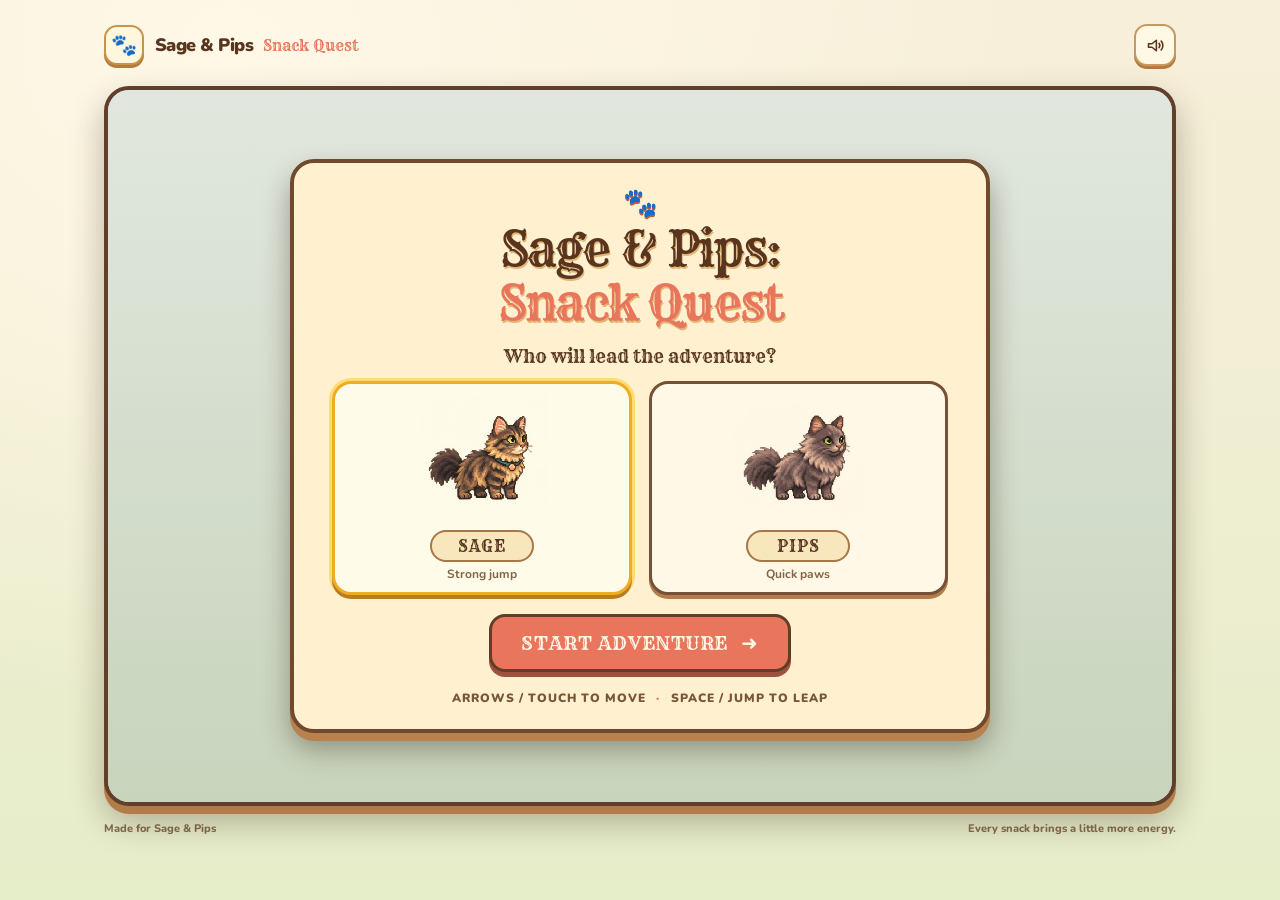
<file: game/index.html>
<!doctype html>
<html lang="en">
<head>
  <meta charset="utf-8">
  <meta name="viewport" content="width=device-width, initial-scale=1, viewport-fit=cover">
  <meta name="theme-color" content="#fff0cf">
  <meta name="description" content="Join Sage and Pips on a pixel-art forest adventure.">
  <link rel="icon" type="image/png" href="../iphone/icon-192.png">
  <link rel="stylesheet" href="./style.css?v=20261103-calm3">
  <title>Sage &amp; Pips: Snack Quest</title>
</head>
<body>
  <div class="game-shell">
    <header class="topbar">
      <a class="brand" href="./" aria-label="Sage and Pips Snack Quest home">
        <span class="brand-mark" aria-hidden="true">🐾</span>
        <span>Sage &amp; Pips <em>Snack Quest</em></span>
      </a>
      <div class="header-actions">
        <button id="sound-button" class="icon-button" type="button" aria-label="Mute sound" aria-pressed="false">
          <svg viewBox="0 0 24 24" aria-hidden="true"><path d="M4 10v4h4l5 4V6l-5 4H4Z"/><path d="M16 9.5a4 4 0 0 1 0 5M18.5 7a7.5 7.5 0 0 1 0 10"/></svg>
        </button>
      </div>
    </header>

    <main>
      <section id="select-screen" class="select-screen">
        <div class="select-backdrop" aria-hidden="true"></div>
        <div class="select-panel">
          <div class="panel-paw" aria-hidden="true">🐾</div>
          <h1>Sage &amp; Pips:<br><span>Snack Quest</span></h1>
          <p class="prompt">Who will lead the adventure?</p>
          <div class="character-picker" role="group" aria-label="Choose your cat">
            <button class="character-card is-selected" data-cat="sage" type="button" aria-pressed="true">
              <canvas class="portrait" width="180" height="140" aria-hidden="true"></canvas>
              <span class="character-name">SAGE</span>
              <small>Strong jump</small>
            </button>
            <button class="character-card" data-cat="pips" type="button" aria-pressed="false">
              <canvas class="portrait" width="180" height="140" aria-hidden="true"></canvas>
              <span class="character-name">PIPS</span>
              <small>Quick paws</small>
            </button>
          </div>
          <button id="start-button" class="start-button" type="button">Start adventure <span aria-hidden="true">➜</span></button>
          <p class="select-help">ARROWS / TOUCH TO MOVE <span>·</span> SPACE / JUMP TO LEAP</p>
        </div>
      </section>

      <section id="play-screen" class="play-screen" hidden>
        <div class="play-heading">
          <div>
            <h1>Blue Blanket Meadow</h1>
            <p id="status-copy">Collect treats and reach the paw gate.</p>
          </div>
          <button id="restart-button" class="restart-button" type="button" aria-label="Restart level">↻ <span>Restart</span></button>
        </div>
        <div class="play-stage">
        <div class="game-frame">
          <canvas id="game-canvas" width="960" height="540" aria-label="Sage and Pips platform game"></canvas>
          <div class="hud">
            <div class="energy-readout"><span class="hud-label">ENERGY</span><div id="energy-hearts" class="hearts" aria-label="Five energy points"></div></div>
            <div class="treat-readout"><span aria-hidden="true">🐟</span><span id="treat-count">TREATS 00</span></div>
          </div>
          <div id="game-overlay" class="game-overlay" hidden>
            <div class="overlay-panel">
              <div id="overlay-icon" class="overlay-icon" aria-hidden="true">🐾</div>
              <h2 id="overlay-title">Ready?</h2>
              <p id="overlay-copy">Sage and Pips need your help!</p>
              <button id="overlay-button" class="start-button" type="button">Continue</button>
            </div>
          </div>
        </div>
          <div class="game-controls" role="group" aria-label="Game controls">
            <div class="move-controls">
              <button class="touch-control" data-control="left" type="button" aria-label="Move left">←</button>
              <button class="touch-control" data-control="right" type="button" aria-label="Move right">→</button>
            </div>
            <button class="touch-control jump-control" data-control="jump" type="button" aria-label="Jump">JUMP <span aria-hidden="true">↑</span></button>
          </div>
        </div>
        <p class="control-hint"><kbd>←</kbd> <kbd>→</kbd> or <kbd>A</kbd> <kbd>D</kbd> to move <span>·</span> <kbd>SPACE</kbd> or <kbd>↑</kbd> to jump <span>·</span> Jump on a monster to bounce it away!</p>
      </section>
      <noscript>This little adventure needs JavaScript turned on to play.</noscript>
    </main>
    <footer><span>Made for Sage &amp; Pips</span><span>Every snack brings a little more energy.</span></footer>
  </div>
  <script src="./music.js?v=20261103-calm3" defer></script>
  <script src="./game.js?v=20261103-calm3" defer></script>
</body>
</html>
</file>
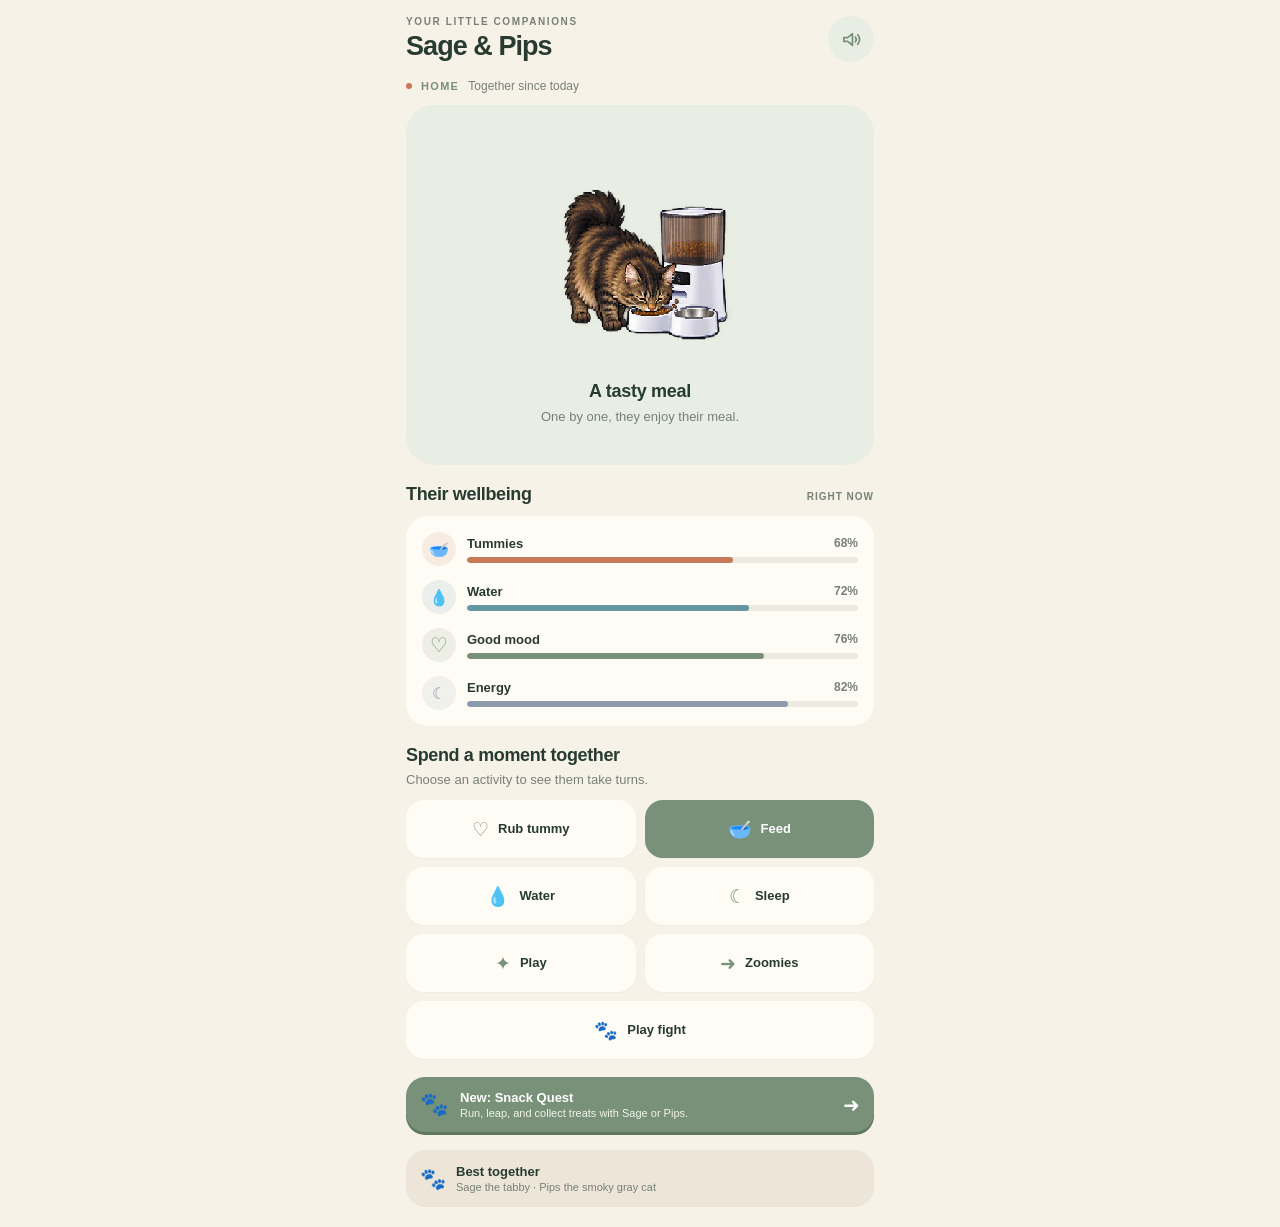
<file: iphone/index.html>
<!doctype html>
<html lang="en">
<head>
  <meta charset="utf-8">
  <meta name="viewport" content="width=device-width, initial-scale=1, viewport-fit=cover">
  <meta name="theme-color" content="#F7F2E8">
  <meta name="apple-mobile-web-app-capable" content="yes">
  <meta name="apple-mobile-web-app-title" content="Sage & Pips">
  <meta name="apple-mobile-web-app-status-bar-style" content="default">
  <meta name="description" content="Care for Sage and Pips with pixel-art play, meals, naps, and cuddles.">
  <link rel="manifest" href="./manifest.webmanifest">
  <link rel="apple-touch-icon" href="./icon-180.png">
  <link rel="icon" type="image/png" href="./icon-192.png">
  <link rel="stylesheet" href="./style.css">
  <title>Sage & Pips</title>
</head>
<body>
  <div class="app-shell">
    <header class="topbar">
      <div>
        <p class="eyebrow">YOUR LITTLE COMPANIONS</p>
        <h1>Sage &amp; Pips</h1>
      </div>
      <button class="sound-toggle" id="sound-toggle" type="button" aria-label="Mute sounds" aria-pressed="true">
        <svg class="sound-icon" viewBox="0 0 24 24" aria-hidden="true"><path d="M4 10v4h4l5 4V6l-5 4H4Z"/><path d="M16 9.5a4 4 0 0 1 0 5M18.5 7a7.5 7.5 0 0 1 0 10"/></svg>
      </button>
    </header>

    <div class="home-line"><span class="status-dot"></span><strong>HOME</strong><span>Together since today</span></div>

    <main>
      <section class="scene" aria-live="polite">
        <canvas id="cat-scene" width="256" height="341" role="img" aria-label="Sage and Pips sharing their meal"></canvas>
        <h2 id="scene-title">A tasty meal</h2>
        <p id="scene-note">Tap an activity to see Sage and Pips take their turns.</p>
      </section>

      <section class="wellbeing" aria-labelledby="wellbeing-title">
        <div class="section-heading">
          <h2 id="wellbeing-title">Their wellbeing</h2>
          <span>RIGHT NOW</span>
        </div>
        <div class="meter-list">
          <div class="meter" data-meter="hunger" role="progressbar" aria-label="Tummies" aria-valuemin="0" aria-valuemax="100">
            <span class="meter-icon bowl">🥣</span><div class="meter-body"><div class="meter-label"><span>Tummies</span><span class="meter-value">68%</span></div><div class="meter-track"><span></span></div></div>
          </div>
          <div class="meter" data-meter="water" role="progressbar" aria-label="Water" aria-valuemin="0" aria-valuemax="100">
            <span class="meter-icon water">💧</span><div class="meter-body"><div class="meter-label"><span>Water</span><span class="meter-value">72%</span></div><div class="meter-track"><span></span></div></div>
          </div>
          <div class="meter" data-meter="joy" role="progressbar" aria-label="Good mood" aria-valuemin="0" aria-valuemax="100">
            <span class="meter-icon joy">♡</span><div class="meter-body"><div class="meter-label"><span>Good mood</span><span class="meter-value">76%</span></div><div class="meter-track"><span></span></div></div>
          </div>
          <div class="meter" data-meter="energy" role="progressbar" aria-label="Energy" aria-valuemin="0" aria-valuemax="100">
            <span class="meter-icon energy">☾</span><div class="meter-body"><div class="meter-label"><span>Energy</span><span class="meter-value">82%</span></div><div class="meter-track"><span></span></div></div>
          </div>
        </div>
      </section>

      <section class="activities" aria-labelledby="activities-title">
        <h2 id="activities-title">Spend a moment together</h2>
        <p>Choose an activity to see them take turns.</p>
        <div class="action-grid">
          <button class="action" data-action="tummy"><span>♡</span><b>Rub tummy</b></button>
          <button class="action selected" data-action="feed"><span>🥣</span><b>Feed</b></button>
          <button class="action" data-action="drink"><span>💧</span><b>Water</b></button>
          <button class="action" data-action="sleep"><span>☾</span><b>Sleep</b></button>
          <button class="action" data-action="play"><span>✦</span><b>Play</b></button>
          <button class="action" data-action="zoomies"><span>➜</span><b>Zoomies</b></button>
          <button class="action action-wide" data-action="wrestle"><span>🐾</span><b>Play fight</b></button>
        </div>
      </section>

      <a class="quest-link" href="./game/">
        <span class="quest-paw" aria-hidden="true">🐾</span>
        <span><strong>New: Snack Quest</strong><small>Run, leap, and collect treats with Sage or Pips.</small></span>
        <span class="quest-arrow" aria-hidden="true">➜</span>
      </a>
      <footer class="cat-note"><span>🐾</span><div><strong>Best together</strong><small>Sage the tabby · Pips the smoky gray cat</small></div></footer>
    </main>
  </div>
  <script src="./app.js" defer></script>
</body>
</html>
</file>
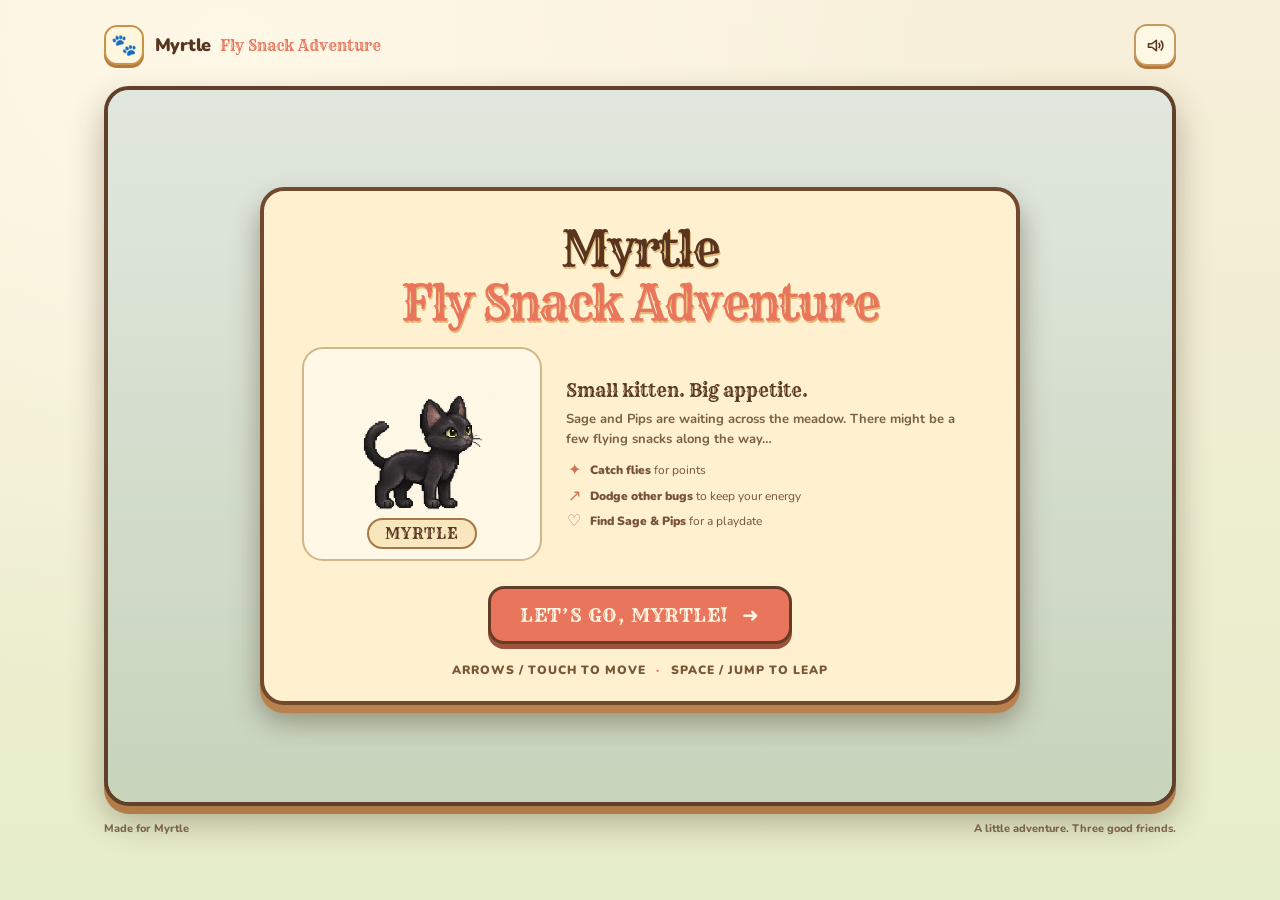
<file: myrtle/index.html>
<!doctype html>
<html lang="en">
<head>
  <meta charset="utf-8">
  <meta name="viewport" content="width=device-width, initial-scale=1, viewport-fit=cover">
  <meta name="theme-color" content="#fff0cf">
  <meta name="description" content="Help Myrtle the little black kitten catch flies and find his friends Sage and Pips.">
  <link rel="icon" type="image/png" href="../iphone/icon-192.png">
  <link rel="stylesheet" href="./style.css?v=myrtle1">
  <title>Myrtle: Fly Snack Adventure</title>
</head>
<body>
  <div class="game-shell">
    <header class="topbar">
      <a class="brand" href="./" aria-label="Myrtle Fly Snack Adventure home">
        <span class="brand-mark" aria-hidden="true">🐾</span>
        <span>Myrtle <em>Fly Snack Adventure</em></span>
      </a>
      <div class="header-actions">
        <button id="sound-button" class="icon-button" type="button" aria-label="Mute sound" aria-pressed="false">
          <svg viewBox="0 0 24 24" aria-hidden="true"><path d="M4 10v4h4l5 4V6l-5 4H4Z"/><path d="M16 9.5a4 4 0 0 1 0 5M18.5 7a7.5 7.5 0 0 1 0 10"/></svg>
        </button>
      </div>
    </header>

    <main>
      <section id="select-screen" class="select-screen" aria-labelledby="adventure-title">
        <div class="select-backdrop" aria-hidden="true"></div>
        <div class="select-panel">
          <h1 id="adventure-title">Myrtle<br><span>Fly Snack Adventure</span></h1>
          <div class="myrtle-intro">
            <figure class="hero-cat">
              <canvas id="myrtle-portrait" class="portrait" width="240" height="180" role="img" aria-label="Myrtle, a little black kitten"></canvas>
              <figcaption class="character-name">MYRTLE</figcaption>
            </figure>
            <div class="intro-copy">
              <p class="prompt">Small kitten. Big appetite.</p>
              <p class="hero-story">Sage and Pips are waiting across the meadow. There might be a few flying snacks along the way…</p>
              <ul class="adventure-rules">
                <li><span aria-hidden="true">✦</span><span><strong>Catch flies</strong> for points</span></li>
                <li><span aria-hidden="true">↗</span><span><strong>Dodge other bugs</strong> to keep your energy</span></li>
                <li><span aria-hidden="true">♡</span><span><strong>Find Sage &amp; Pips</strong> for a playdate</span></li>
              </ul>
            </div>
          </div>
          <button id="start-button" class="start-button" type="button">Let’s go, Myrtle! <span aria-hidden="true">➜</span></button>
          <p class="select-help">ARROWS / TOUCH TO MOVE <span>·</span> SPACE / JUMP TO LEAP</p>
        </div>
      </section>

      <section id="play-screen" class="play-screen" hidden>
        <div class="play-heading">
          <div>
            <h1>Daisy Meadow</h1>
            <p id="status-copy">Catch flies, dodge other bugs, and find your friends.</p>
          </div>
          <button id="restart-button" class="restart-button" type="button" aria-label="Restart level">↻ <span>Restart</span></button>
        </div>
        <div class="play-stage">
          <div class="game-frame">
            <canvas id="game-canvas" width="960" height="540" aria-label="Myrtle platform game"></canvas>
            <div class="hud">
              <div class="energy-readout"><span class="hud-label">ENERGY</span><div id="energy-hearts" class="hearts" aria-label="Five energy points"></div></div>
              <div class="hud-stats">
                <div class="stat-readout fly-readout"><span id="fly-count">FLIES 00</span></div>
                <div class="stat-readout"><span id="treat-count">TREATS 00</span></div>
                <div class="stat-readout score-readout"><span id="score-count">SCORE 0000</span></div>
              </div>
            </div>
            <div id="game-overlay" class="game-overlay" hidden>
              <div class="overlay-panel">
                <div id="overlay-icon" class="overlay-icon" aria-hidden="true">🐾</div>
                <h2 id="overlay-title">Ready, Myrtle?</h2>
                <p id="overlay-copy">Your friends are waiting!</p>
                <button id="overlay-button" class="start-button" type="button">Continue</button>
              </div>
            </div>
          </div>
          <div class="game-controls" role="group" aria-label="Game controls">
            <div class="move-controls">
              <button class="touch-control" data-control="left" type="button" aria-label="Move left">←</button>
              <button class="touch-control" data-control="right" type="button" aria-label="Move right">→</button>
            </div>
            <button class="touch-control jump-control" data-control="jump" type="button" aria-label="Jump">JUMP <span aria-hidden="true">↑</span></button>
          </div>
        </div>
        <p id="reunion-status" class="reunion-status" role="status" aria-live="polite" hidden></p>
        <p class="control-hint"><kbd>←</kbd> <kbd>→</kbd> or <kbd>A</kbd> <kbd>D</kbd> to move <span>·</span> <kbd>SPACE</kbd> or <kbd>↑</kbd> to jump <span>·</span> Flies are snacks. Other bugs are trouble!</p>
      </section>
      <noscript>Myrtle’s adventure needs JavaScript turned on to play.</noscript>
    </main>
    <footer><span>Made for Myrtle</span><span>A little adventure. Three good friends.</span></footer>
  </div>
  <script src="../game/music.js?v=20261103-calm3" defer></script>
  <script src="./game.js?v=myrtle1" defer></script>
</body>
</html>
</file>
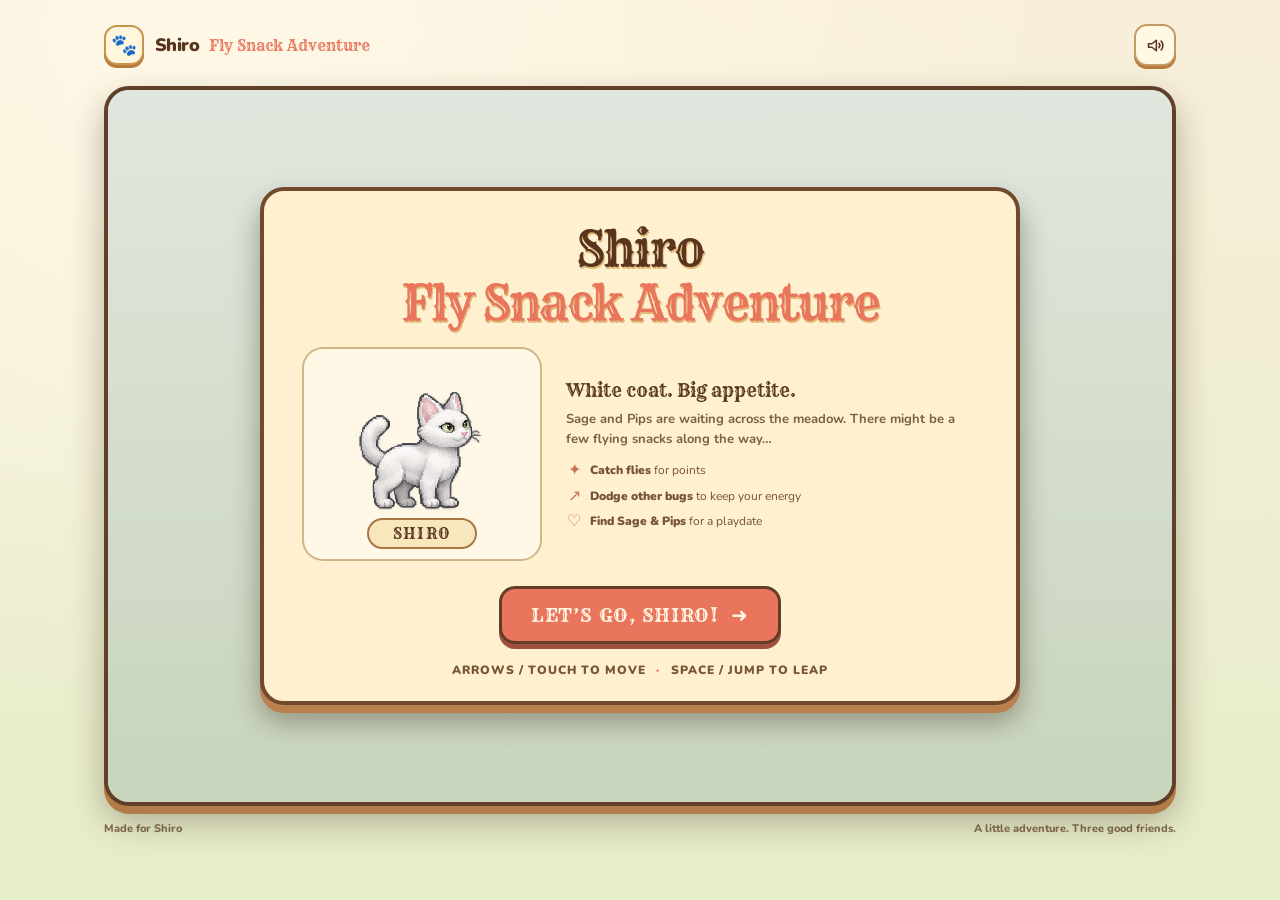
<file: shiro/index.html>
<!doctype html>
<html lang="en">
<head>
  <meta charset="utf-8">
  <meta name="viewport" content="width=device-width, initial-scale=1, viewport-fit=cover">
  <meta name="theme-color" content="#fff0cf">
  <meta name="description" content="Help Shiro the white cat catch flies and find his friends Sage and Pips.">
  <link rel="icon" type="image/png" href="../iphone/icon-192.png">
  <link rel="stylesheet" href="./style.css?v=shiro1">
  <title>Shiro: Fly Snack Adventure</title>
</head>
<body>
  <div class="game-shell">
    <header class="topbar">
      <a class="brand" href="./" aria-label="Shiro Fly Snack Adventure home">
        <span class="brand-mark" aria-hidden="true">🐾</span>
        <span>Shiro <em>Fly Snack Adventure</em></span>
      </a>
      <div class="header-actions">
        <button id="sound-button" class="icon-button" type="button" aria-label="Mute sound" aria-pressed="false">
          <svg viewBox="0 0 24 24" aria-hidden="true"><path d="M4 10v4h4l5 4V6l-5 4H4Z"/><path d="M16 9.5a4 4 0 0 1 0 5M18.5 7a7.5 7.5 0 0 1 0 10"/></svg>
        </button>
      </div>
    </header>

    <main>
      <section id="select-screen" class="select-screen" aria-labelledby="adventure-title">
        <div class="select-backdrop" aria-hidden="true"></div>
        <div class="select-panel">
          <h1 id="adventure-title">Shiro<br><span>Fly Snack Adventure</span></h1>
          <div class="shiro-intro">
            <figure class="hero-cat">
              <canvas id="shiro-portrait" class="portrait" width="240" height="180" role="img" aria-label="Shiro, a white cat"></canvas>
              <figcaption class="character-name">SHIRO</figcaption>
            </figure>
            <div class="intro-copy">
              <p class="prompt">White coat. Big appetite.</p>
              <p class="hero-story">Sage and Pips are waiting across the meadow. There might be a few flying snacks along the way…</p>
              <ul class="adventure-rules">
                <li><span aria-hidden="true">✦</span><span><strong>Catch flies</strong> for points</span></li>
                <li><span aria-hidden="true">↗</span><span><strong>Dodge other bugs</strong> to keep your energy</span></li>
                <li><span aria-hidden="true">♡</span><span><strong>Find Sage &amp; Pips</strong> for a playdate</span></li>
              </ul>
            </div>
          </div>
          <button id="start-button" class="start-button" type="button">Let’s go, Shiro! <span aria-hidden="true">➜</span></button>
          <p class="select-help">ARROWS / TOUCH TO MOVE <span>·</span> SPACE / JUMP TO LEAP</p>
        </div>
      </section>

      <section id="play-screen" class="play-screen" hidden>
        <div class="play-heading">
          <div>
            <h1>Daisy Meadow</h1>
            <p id="status-copy">Catch flies, dodge other bugs, and find your friends.</p>
          </div>
          <button id="restart-button" class="restart-button" type="button" aria-label="Restart level">↻ <span>Restart</span></button>
        </div>
        <div class="play-stage">
          <div class="game-frame">
            <canvas id="game-canvas" width="960" height="540" aria-label="Shiro platform game"></canvas>
            <div class="hud">
              <div class="energy-readout"><span class="hud-label">ENERGY</span><div id="energy-hearts" class="hearts" aria-label="Five energy points"></div></div>
              <div class="hud-stats">
                <div class="stat-readout fly-readout"><span id="fly-count">FLIES 00</span></div>
                <div class="stat-readout"><span id="treat-count">TREATS 00</span></div>
                <div class="stat-readout score-readout"><span id="score-count">SCORE 0000</span></div>
              </div>
            </div>
            <div id="game-overlay" class="game-overlay" hidden>
              <div class="overlay-panel">
                <div id="overlay-icon" class="overlay-icon" aria-hidden="true">🐾</div>
                <h2 id="overlay-title">Ready, Shiro?</h2>
                <p id="overlay-copy">Your friends are waiting!</p>
                <button id="overlay-button" class="start-button" type="button">Continue</button>
              </div>
            </div>
          </div>
          <div class="game-controls" role="group" aria-label="Game controls">
            <div class="move-controls">
              <button class="touch-control" data-control="left" type="button" aria-label="Move left">←</button>
              <button class="touch-control" data-control="right" type="button" aria-label="Move right">→</button>
            </div>
            <button class="touch-control jump-control" data-control="jump" type="button" aria-label="Jump">JUMP <span aria-hidden="true">↑</span></button>
          </div>
        </div>
        <p id="reunion-status" class="reunion-status" role="status" aria-live="polite" hidden></p>
        <p class="control-hint"><kbd>←</kbd> <kbd>→</kbd> or <kbd>A</kbd> <kbd>D</kbd> to move <span>·</span> <kbd>SPACE</kbd> or <kbd>↑</kbd> to jump <span>·</span> Flies are snacks. Other bugs are trouble!</p>
      </section>
      <noscript>Shiro’s adventure needs JavaScript turned on to play.</noscript>
    </main>
    <footer><span>Made for Shiro</span><span>A little adventure. Three good friends.</span></footer>
  </div>
  <script src="../game/music.js?v=20261103-calm3" defer></script>
  <script src="./game.js?v=shiro1" defer></script>
</body>
</html>
</file>
<file: game/style.css>
@import url('https://fonts.googleapis.com/css2?family=Nunito:wght@500;600;700;800;900&family=Rye&display=swap');
:root {
  color-scheme: light;
  --ink: #57351f;
  --ink-soft: #765238;
  --cream: #fff0cf;
  --cream-light: #fff9e9;
  --leaf: #527d3d;
  --leaf-deep: #315a37;
  --gold: #ffc947;
  --coral: #e9765c;
  --sky: #d2ddca;
  --shadow: #38281755;
  font-family: "Nunito", "Trebuchet MS", sans-serif;
  font-synthesis: none;
  text-rendering: optimizeLegibility;
}
* { box-sizing: border-box; }
body {
  margin: 0;
  min-height: 100vh;
  background: #f7edce;
  color: var(--ink);
  background-image: radial-gradient(ellipse at 18% 5%, #fff8e7 0, transparent 55%), linear-gradient(180deg, #f8efda, #e6edc9);
}
button { font: inherit; }
button:focus-visible, a:focus-visible { outline: 3px solid #286d80; outline-offset: 3px; }
.game-shell { width: min(1120px, 100%); margin: 0 auto; padding: max(18px, env(safe-area-inset-top)) max(24px, env(safe-area-inset-right)) max(24px, env(safe-area-inset-bottom)) max(24px, env(safe-area-inset-left)); }
.topbar { display:flex; align-items:center; justify-content:space-between; gap:20px; min-height:54px; }
.brand { display:inline-flex; align-items:center; gap:11px; text-decoration:none; color:var(--ink); font-size:18px; font-weight:900; letter-spacing:-.03em; }
.brand-mark { display:grid; place-items:center; width:40px; height:40px; border:2px solid #c7944a; border-radius:13px; background:#fff6de; font-size:21px; box-shadow:0 3px 0 #b7793c; }
.brand em { margin-left:5px; color:var(--coral); font-family:"Rye", Georgia, serif; font-style:normal; font-size:15px; letter-spacing:0; }
.header-actions { display:flex; align-items:center; gap:9px; }
.icon-button { display:grid; place-items:center; width:42px; height:42px; border:2px solid #c59a62; border-radius:13px; color:var(--ink); background:#fff8e5; box-shadow:0 3px 0 #b7793c; cursor:pointer; }
.icon-button svg { width:21px; height:21px; fill:none; stroke:currentColor; stroke-width:1.8; stroke-linecap:round; stroke-linejoin:round; }
.icon-button[aria-pressed="true"] svg path:last-child { display:none; }
main { margin-top:14px; }
.select-screen { min-height:min(720px, calc(100svh - 126px)); display:grid; place-items:center; position:relative; overflow:hidden; border:4px solid #60402b; border-radius:25px; background:var(--sky); box-shadow:0 8px 0 #b17c4a, 0 16px 34px var(--shadow); }
.select-backdrop { position:absolute; inset:0; background:linear-gradient(180deg, #e1e7de, #c8d4bc); }
.select-panel { width:min(700px, calc(100% - 28px)); position:relative; z-index:1; padding:26px 38px 23px; border:4px solid #714a2d; border-radius:24px; background:var(--cream); text-align:center; box-shadow:0 8px 0 #b9814e, 0 16px 28px #35241366; }
.panel-paw { font-size:28px; line-height:1; color:var(--coral); filter:drop-shadow(0 2px 0 #b95e49); }
.select-panel h1 { margin:6px 0 0; color:#59351f; font-family:"Rye", Georgia, serif; font-size:clamp(29px, 5vw, 48px); line-height:1.12; letter-spacing:-.04em; text-shadow:1px 2px 0 #e2b879; }
.select-panel h1 span { color:var(--coral); }
.prompt { margin:15px 0 13px; font-family:"Rye", Georgia, serif; font-size:18px; }
.character-picker { display:grid; grid-template-columns:repeat(2,minmax(0,1fr)); gap:17px; }
.character-card { min-width:0; display:flex; flex-direction:column; align-items:center; justify-content:center; padding:6px 12px 10px; border:3px solid #765139; border-radius:19px; color:var(--ink); background:#fff8e6; box-shadow:0 4px 0 #b47c4a; cursor:pointer; transition:transform .14s ease, border-color .14s ease, box-shadow .14s ease; }
.character-card:hover { transform:translateY(-2px); }
.character-card.is-selected { border-color:#edae26; box-shadow:0 4px 0 #ba7b22, 0 0 0 3px #ffdc73; background:#fffbe9; }
.portrait { display:block; width:min(180px, 100%); height:auto; image-rendering:pixelated; }
.character-name { min-width:104px; margin-top:0; padding:4px 15px; border:2px solid #a87746; border-radius:999px; background:#f8e6bd; font-family:"Rye",Georgia,serif; font-size:16px; letter-spacing:.07em; }
.character-card small { margin-top:4px; color:#826447; font-size:12px; font-weight:700; }
.start-button { display:inline-flex; justify-content:center; align-items:center; gap:13px; min-height:58px; margin-top:19px; padding:0 29px; border:3px solid #633d27; border-radius:16px; background:var(--coral); color:#fff7e3; box-shadow:0 5px 0 #9e513b; cursor:pointer; font-family:"Rye",Georgia,serif; font-size:19px; text-transform:uppercase; letter-spacing:.03em; transition:transform .12s ease, box-shadow .12s ease; }
.start-button:hover { transform:translateY(-2px); box-shadow:0 7px 0 #9e513b; }
.start-button:active { transform:translateY(3px); box-shadow:0 2px 0 #9e513b; }
.start-button span { font-family:"Nunito",sans-serif; font-size:20px; }
.select-help { margin:18px 0 0; font-size:12px; font-weight:900; letter-spacing:.08em; color:#785737; }
.select-help span { margin:0 7px; color:var(--coral); }
.play-screen { width:100%; }
.play-heading { display:flex; justify-content:space-between; align-items:center; gap:16px; margin-bottom:10px; }
.play-heading h1 { margin:0; font-family:"Rye",Georgia,serif; font-size:22px; line-height:1.2; }
.play-heading p { margin:3px 0 0; color:#7a6045; font-size:13px; font-weight:700; }
.restart-button { min-height:38px; padding:0 13px; border:2px solid #b58954; border-radius:11px; background:#fff8e5; color:var(--ink); font-size:15px; font-weight:900; cursor:pointer; box-shadow:0 2px 0 #b7793c; }
.restart-button span { font-size:12px; }
.play-stage { width:100%; margin-inline:auto; }
.game-frame { width:100%; min-width:0; position:relative; overflow:hidden; border:4px solid #60402b; border-radius:20px; background:#e1e7de; box-shadow:0 7px 0 #a67144, 0 12px 28px var(--shadow); }
#game-canvas { display:block; width:100%; height:auto; aspect-ratio:16/9; image-rendering:pixelated; }
.hud { position:absolute; inset:13px 14px auto; display:flex; align-items:flex-start; justify-content:space-between; pointer-events:none; }
.energy-readout,.treat-readout { min-height:43px; display:flex; align-items:center; gap:9px; padding:5px 11px; border:2px solid #6c472b; border-radius:13px; background:#fff2d8ed; box-shadow:0 3px 0 #a86d39; }
.hud-label { font-family:"Rye",Georgia,serif; font-size:12px; letter-spacing:.04em; }
.hearts { display:flex; gap:3px; }
.heart { color:#e45d52; font-size:22px; line-height:1; text-shadow:1px 2px 0 #9e4534; }
.heart.is-empty { color:#bdab8e; text-shadow:none; }
.treat-readout { font-size:14px; font-weight:900; letter-spacing:.03em; }
.treat-readout span:first-child { font-size:20px; }
.game-overlay { position:absolute; z-index:4; inset:0; display:grid; place-items:center; background:#1c302d99; }
.game-overlay[hidden] { display:none; }
.overlay-panel { width:min(380px, calc(100% - 26px)); padding:21px; border:3px solid #714a2d; border-radius:20px; background:var(--cream); text-align:center; box-shadow:0 6px 0 #b9814e; }
.overlay-icon { font-size:34px; }
.overlay-panel h2 { margin:4px 0; font-family:"Rye",Georgia,serif; font-size:27px; }
.overlay-panel p { margin:0; color:#74563a; font-weight:700; }
.overlay-panel .start-button { min-height:49px; margin-top:14px; font-size:15px; }
.game-controls { display:flex; align-items:center; justify-content:space-between; gap:16px; margin-top:17px; padding:10px 12px 14px; border:2px solid #d8bd89; border-radius:17px; background:#fff0cf; }
.move-controls { display:flex; gap:11px; }
.touch-control { width:66px; height:54px; display:flex; justify-content:center; align-items:center; gap:5px; border:2px solid #765139; border-radius:15px; background:#fff4d9; box-shadow:0 4px 0 #ac7545; color:var(--ink); font-size:27px; font-weight:900; touch-action:none; user-select:none; cursor:pointer; }
.touch-control:active,.touch-control.is-down { transform:translateY(3px); box-shadow:0 1px 0 #ac7545; background:#ffe4a3; }
.jump-control { width:128px; font-family:"Rye",Georgia,serif; font-size:16px; }
.jump-control span { font-family:"Nunito",sans-serif; font-size:23px; }
.control-hint { margin:6px 0 0; color:#765d42; text-align:center; font-size:12px; font-weight:700; }
kbd { min-width:23px; padding:2px 5px; border:1px solid #bea77f; border-radius:5px; background:#fff8e8; color:var(--ink); font:800 11px "Nunito",sans-serif; box-shadow:0 2px 0 #c7b08b; }
.control-hint span { color:var(--coral); margin:0 5px; }
footer { display:flex; justify-content:space-between; gap:14px; margin-top:15px; color:#846d4f; font-size:11px; font-weight:800; }
noscript { display:block; margin:20px; text-align:center; }
[hidden] { display:none !important; }
@media (max-width:650px) {
  .game-shell { padding:max(12px, env(safe-area-inset-top)) max(12px, env(safe-area-inset-right)) max(18px, env(safe-area-inset-bottom)) max(12px, env(safe-area-inset-left)); }
  main { margin-top:10px; }
  .brand { font-size:16px; gap:7px; }
  .brand-mark { width:35px; height:35px; }
  .brand em { display:block; margin:0; font-size:12px; }
  .select-screen { min-height:calc(100svh - 113px); border-radius:18px; }
  .select-panel { width:calc(100% - 18px); padding:20px 13px 18px; border-radius:18px; }
  .select-panel h1 { font-size:32px; }
  .prompt { margin:11px 0 9px; font-size:15px; }
  .character-picker { gap:10px; }
  .character-card { padding:5px 7px 8px; border-radius:15px; }
  .portrait { width:min(136px, 100%); }
  .character-name { min-width:82px; font-size:13px; }
  .character-card small { font-size:10px; }
  .start-button { min-height:51px; margin-top:16px; padding:0 18px; font-size:16px; }
  .select-help { margin-top:15px; font-size:9px; letter-spacing:.04em; }
  .play-heading h1 { font-size:18px; }
  .play-heading p { font-size:11px; }
  .restart-button { padding:0 9px; }
  .restart-button span { display:none; }
  .game-frame { border-radius:13px; border-width:3px; }
  .hud { inset:6px 6px auto; }
  .energy-readout,.treat-readout { min-height:31px; gap:5px; padding:3px 6px; border-radius:9px; }
  .hud-label { font-size:9px; }
  .heart { font-size:14px; }
  .hearts { gap:1px; }
  .treat-readout { font-size:10px; }
  .treat-readout span:first-child { font-size:14px; }
  .game-controls { gap:10px; padding:9px 10px 13px; }
  .touch-control { width:62px; height:52px; }
  .jump-control { width:112px; font-size:14px; }
  .control-hint { display:none; }
  footer { margin-top:11px; font-size:10px; }
}
@media (max-height:600px) and (orientation:landscape) {
  .game-shell { width:min(1060px, 100%); padding:max(7px, env(safe-area-inset-top)) max(12px, env(safe-area-inset-right)) max(10px, env(safe-area-inset-bottom)) max(12px, env(safe-area-inset-left)); }
  .topbar { min-height:34px; }
  .brand { font-size:15px; }
  .brand-mark { width:30px; height:30px; border-radius:10px; font-size:17px; }
  .brand em { display:inline; margin-left:5px; font-size:12px; }
  .icon-button { width:34px; height:34px; border-radius:10px; }
  main { margin-top:4px; }
  .play-heading { gap:10px; margin-bottom:7px; }
  .play-heading h1 { font-size:16px; }
  .play-heading p { font-size:10px; line-height:1.2; }
  .restart-button { min-height:32px; }
  /* Leave room for the header and browser safe areas, then derive width
     from height so the complete 16:9 scene keeps its original shape. */
  .play-stage { width:min(100%, calc((100svh - 110px - env(safe-area-inset-top) - env(safe-area-inset-bottom)) * 16 / 9 + 200px)); display:grid; grid-template-columns:66px minmax(0, 1fr) 110px; align-items:center; gap:12px; }
  .game-frame { grid-column:2; grid-row:1; border-width:3px; border-radius:13px; }
  .game-controls { display:contents; }
  .move-controls { grid-column:1; grid-row:1; flex-direction:column; gap:15px; }
  .jump-control { grid-column:3; grid-row:1; width:110px; }
  .touch-control { min-height:48px; }
  .hud { inset:6px 6px auto; }
  .energy-readout,.treat-readout { min-height:28px; gap:4px; padding:3px 5px; border-radius:8px; }
  .hud-label { font-size:8px; }
  .heart { font-size:13px; }
  .hearts { gap:1px; }
  .treat-readout { font-size:9px; }
  .treat-readout span:first-child { font-size:12px; }
  .control-hint { display:none; }
  .select-screen { min-height:calc(100svh - 62px); padding:8px 0 12px; }
  .select-panel { width:min(640px, calc(100% - 28px)); padding:10px 24px 12px; }
  .panel-paw { display:none; }
  .select-panel h1 { margin:0; font-size:24px; }
  .select-panel h1 br { display:none; }
  .select-panel h1 span { margin-left:.25em; }
  .prompt { margin:5px 0; font-size:14px; }
  .portrait { grid-column:1; grid-row:1 / 3; width:90px; align-self:center; }
  .character-card { display:grid; grid-template-columns:90px minmax(0, 1fr); grid-template-rows:1fr 1fr; column-gap:9px; min-height:80px; padding:5px 9px; }
  .character-name { grid-column:2; grid-row:1; min-width:0; align-self:end; justify-self:center; font-size:12px; padding:2px 12px; }
  .character-card small { grid-column:2; grid-row:2; align-self:start; font-size:10px; }
  .start-button { min-height:44px; margin-top:10px; font-size:15px; }
  .select-help { display:none; }
  footer { display:none; }
}
@media (prefers-reduced-motion: reduce) {
  *,*::before,*::after { transition-duration:.01ms !important; animation-duration:.01ms !important; }
}
</file>
<file: iphone/style.css>
:root {
  color-scheme: light;
  --cream: #F7F2E8;
  --ink: #283B31;
  --muted: #788176;
  --sage: #789178;
  --pale: #E8EEE3;
  --terracotta: #C77958;
  --card: #FFFCF6;
  --track: #EDEAE2;
  font-family: -apple-system, BlinkMacSystemFont, "Segoe UI", sans-serif;
  background: var(--cream);
  color: var(--ink);
  font-synthesis: none;
  text-rendering: optimizeLegibility;
  -webkit-font-smoothing: antialiased;
}
* { box-sizing: border-box; }
html { min-height: 100%; background: var(--cream); }
body { margin: 0; min-height: 100svh; background: var(--cream); }
button { font: inherit; -webkit-tap-highlight-color: transparent; }
.app-shell {
  width: min(100%, 520px);
  min-height: 100svh;
  margin: 0 auto;
  padding: calc(env(safe-area-inset-top) + 16px) 20px calc(env(safe-area-inset-bottom) + 20px);
}
.topbar { display: flex; align-items: center; justify-content: space-between; gap: 16px; }
.eyebrow { margin: 0 0 4px; color: var(--muted); font-size: 10px; font-weight: 800; letter-spacing: .16em; }
h1 { margin: 0; font-size: 27px; line-height: 1.15; letter-spacing: -.035em; font-weight: 760; }
.sound-toggle { width: 46px; height: 46px; flex: 0 0 46px; border: 0; border-radius: 50%; display: grid; place-items: center; background: var(--pale); color: var(--sage); cursor: pointer; }
.sound-icon { width: 23px; height: 23px; fill: none; stroke: currentColor; stroke-width: 1.8; stroke-linecap: round; stroke-linejoin: round; }
.sound-toggle.muted .sound-icon path:last-child { display: none; }
.home-line { display: flex; align-items: center; gap: 9px; margin: 17px 0 12px; color: var(--muted); font-size: 12px; }
.home-line strong { color: var(--sage); font-size: 11px; letter-spacing: .12em; }
.status-dot { width: 6px; height: 6px; border-radius: 50%; background: var(--terracotta); }
main { display: flex; flex-direction: column; gap: 18px; }
.scene { min-height: 340px; border-radius: 28px; background: var(--pale); display: flex; flex-direction: column; align-items: center; justify-content: center; padding: 10px 16px 20px; text-align: center; }
#cat-scene { display: block; width: 172px; height: 230px; max-width: 100%; object-fit: contain; image-rendering: pixelated; }
.scene h2 { margin: 0; font-size: 18px; line-height: 1.25; font-weight: 720; letter-spacing: -.015em; }
.scene p { max-width: 320px; min-height: 18px; margin: 5px 0 0; color: var(--muted); font-size: 13px; line-height: 1.4; }
.section-heading { display: flex; align-items: baseline; justify-content: space-between; margin-bottom: 10px; }
.section-heading h2, .activities h2 { margin: 0; font-size: 18px; line-height: 1.3; font-weight: 730; letter-spacing: -.02em; }
.section-heading > span { color: var(--muted); font-size: 10px; font-weight: 750; letter-spacing: .1em; }
.meter-list { display: flex; flex-direction: column; gap: 14px; padding: 16px; border-radius: 22px; background: var(--card); }
.meter { display: flex; gap: 11px; align-items: center; }
.meter-icon { width: 34px; height: 34px; flex: 0 0 34px; display: grid; place-items: center; border-radius: 50%; font-size: 16px; }
.meter-icon.bowl { background: #C7795822; color: var(--terracotta); }
.meter-icon.water { background: #6597A222; color: #6597A2; }
.meter-icon.joy { background: #78917822; color: var(--sage); font-size: 20px; }
.meter-icon.energy { background: #8E9BAA22; color: #8E9BAA; }
.meter-body { flex: 1; min-width: 0; }
.meter-label { display: flex; justify-content: space-between; gap: 12px; margin-bottom: 6px; font-size: 13px; line-height: 1.2; font-weight: 650; }
.meter-value { color: var(--muted); font-size: 12px; font-weight: 550; }
.meter-track { height: 6px; overflow: hidden; border-radius: 999px; background: var(--track); }
.meter-track span { display: block; width: var(--value, 50%); height: 100%; border-radius: inherit; background: var(--meter-color, var(--sage)); transition: width 350ms ease; }
.meter[data-meter="hunger"] .meter-track span { --meter-color: var(--terracotta); }
.meter[data-meter="water"] .meter-track span { --meter-color: #6597A2; }
.meter[data-meter="joy"] .meter-track span { --meter-color: var(--sage); }
.meter[data-meter="energy"] .meter-track span { --meter-color: #8E9BAA; }
.activities > p { margin: 3px 0 11px; color: var(--muted); font-size: 13px; line-height: 1.4; }
.action-grid { display: grid; grid-template-columns: repeat(2, minmax(0, 1fr)); gap: 9px; }
.action { min-height: 58px; display: flex; align-items: center; justify-content: center; gap: 9px; padding: 10px; border: 0; border-radius: 18px; background: var(--card); color: var(--ink); cursor: pointer; box-shadow: 0 1px 1px #283b3108; transition: background 150ms ease, transform 150ms ease; }
.action:active { transform: scale(.98); }
.action span { color: var(--sage); font-size: 19px; line-height: 1; }
.action b { font-size: 13px; line-height: 1.2; font-weight: 660; }
.action.selected { background: var(--sage); color: #fff; }
.action.selected span { color: #fff; }
.action-wide { grid-column: 1 / -1; }
.quest-link { display:flex; align-items:center; gap:11px; padding:13px 14px; border-radius:19px; background:#789178; color:#fff; text-decoration:none; box-shadow:0 3px 0 #5E775F; }
.quest-link:active { transform:translateY(2px); box-shadow:0 1px 0 #5E775F; }
.quest-paw { font-size:23px; }
.quest-link > span:nth-child(2) { display:flex; flex:1; min-width:0; flex-direction:column; gap:2px; }
.quest-link strong { font-size:13px; }
.quest-link small { color:#F1F4E9; font-size:11px; }
.quest-arrow { font-size:20px; font-weight:800; }
.cat-note { display: flex; align-items: center; gap: 10px; padding: 14px; border-radius: 20px; background: #ECE5D8; }
.cat-note > span { font-size: 21px; }
.cat-note div { display: flex; flex-direction: column; gap: 2px; }
.cat-note strong { font-size: 13px; }
.cat-note small { color: var(--muted); font-size: 11px; }
@media (min-width: 460px) { .app-shell { padding-left: 26px; padding-right: 26px; } .scene { min-height: 360px; } #cat-scene { width: 185px; height: 246px; } }
@media (prefers-reduced-motion: reduce) { *, *::before, *::after { scroll-behavior: auto !important; transition-duration: .01ms !important; } }
</file>
<file: myrtle/style.css>
@import url('https://fonts.googleapis.com/css2?family=Nunito:wght@500;600;700;800;900&family=Rye&display=swap');
:root {
  color-scheme: light;
  --ink: #57351f;
  --ink-soft: #765238;
  --cream: #fff0cf;
  --cream-light: #fff9e9;
  --leaf: #527d3d;
  --leaf-deep: #315a37;
  --gold: #ffc947;
  --coral: #e9765c;
  --sky: #d2ddca;
  --shadow: #38281755;
  font-family: "Nunito", "Trebuchet MS", sans-serif;
  font-synthesis: none;
  text-rendering: optimizeLegibility;
}
* { box-sizing: border-box; }
body {
  margin: 0;
  min-height: 100vh;
  background: #f7edce;
  color: var(--ink);
  background-image: radial-gradient(ellipse at 18% 5%, #fff8e7 0, transparent 55%), linear-gradient(180deg, #f8efda, #e6edc9);
}
button { font: inherit; }
button:focus-visible, a:focus-visible { outline: 3px solid #286d80; outline-offset: 3px; }
.game-shell { width: min(1120px, 100%); margin: 0 auto; padding: max(18px, env(safe-area-inset-top)) max(24px, env(safe-area-inset-right)) max(24px, env(safe-area-inset-bottom)) max(24px, env(safe-area-inset-left)); }
.topbar { display:flex; align-items:center; justify-content:space-between; gap:20px; min-height:54px; }
.brand { display:inline-flex; align-items:center; gap:11px; text-decoration:none; color:var(--ink); font-size:18px; font-weight:900; letter-spacing:-.03em; }
.brand-mark { display:grid; place-items:center; width:40px; height:40px; border:2px solid #c7944a; border-radius:13px; background:#fff6de; font-size:21px; box-shadow:0 3px 0 #b7793c; }
.brand em { margin-left:5px; color:var(--coral); font-family:"Rye", Georgia, serif; font-style:normal; font-size:15px; letter-spacing:0; }
.header-actions { display:flex; align-items:center; gap:9px; }
.icon-button { display:grid; place-items:center; width:42px; height:42px; border:2px solid #c59a62; border-radius:13px; color:var(--ink); background:#fff8e5; box-shadow:0 3px 0 #b7793c; cursor:pointer; }
.icon-button svg { width:21px; height:21px; fill:none; stroke:currentColor; stroke-width:1.8; stroke-linecap:round; stroke-linejoin:round; }
.icon-button[aria-pressed="true"] svg path:last-child { display:none; }
main { margin-top:14px; }
.select-screen { min-height:min(720px, calc(100svh - 126px)); display:grid; place-items:center; position:relative; overflow:hidden; border:4px solid #60402b; border-radius:25px; background:var(--sky); box-shadow:0 8px 0 #b17c4a, 0 16px 34px var(--shadow); }
.select-backdrop { position:absolute; inset:0; background:linear-gradient(180deg, #e1e7de, #c8d4bc); }
.select-panel { width:min(700px, calc(100% - 28px)); position:relative; z-index:1; padding:26px 38px 23px; border:4px solid #714a2d; border-radius:24px; background:var(--cream); text-align:center; box-shadow:0 8px 0 #b9814e, 0 16px 28px #35241366; }
.panel-paw { font-size:28px; line-height:1; color:var(--coral); filter:drop-shadow(0 2px 0 #b95e49); }
.select-panel h1 { margin:6px 0 0; color:#59351f; font-family:"Rye", Georgia, serif; font-size:clamp(29px, 5vw, 48px); line-height:1.12; letter-spacing:-.04em; text-shadow:1px 2px 0 #e2b879; }
.select-panel h1 span { color:var(--coral); }
.prompt { margin:15px 0 13px; font-family:"Rye", Georgia, serif; font-size:18px; }
.character-picker { display:grid; grid-template-columns:repeat(2,minmax(0,1fr)); gap:17px; }
.character-card { min-width:0; display:flex; flex-direction:column; align-items:center; justify-content:center; padding:6px 12px 10px; border:3px solid #765139; border-radius:19px; color:var(--ink); background:#fff8e6; box-shadow:0 4px 0 #b47c4a; cursor:pointer; transition:transform .14s ease, border-color .14s ease, box-shadow .14s ease; }
.character-card:hover { transform:translateY(-2px); }
.character-card.is-selected { border-color:#edae26; box-shadow:0 4px 0 #ba7b22, 0 0 0 3px #ffdc73; background:#fffbe9; }
.portrait { display:block; width:min(180px, 100%); height:auto; image-rendering:pixelated; }
.character-name { min-width:104px; margin-top:0; padding:4px 15px; border:2px solid #a87746; border-radius:999px; background:#f8e6bd; font-family:"Rye",Georgia,serif; font-size:16px; letter-spacing:.07em; }
.character-card small { margin-top:4px; color:#826447; font-size:12px; font-weight:700; }
.start-button { display:inline-flex; justify-content:center; align-items:center; gap:13px; min-height:58px; margin-top:19px; padding:0 29px; border:3px solid #633d27; border-radius:16px; background:var(--coral); color:#fff7e3; box-shadow:0 5px 0 #9e513b; cursor:pointer; font-family:"Rye",Georgia,serif; font-size:19px; text-transform:uppercase; letter-spacing:.03em; transition:transform .12s ease, box-shadow .12s ease; }
.start-button:hover { transform:translateY(-2px); box-shadow:0 7px 0 #9e513b; }
.start-button:active { transform:translateY(3px); box-shadow:0 2px 0 #9e513b; }
.start-button span { font-family:"Nunito",sans-serif; font-size:20px; }
.select-help { margin:18px 0 0; font-size:12px; font-weight:900; letter-spacing:.08em; color:#785737; }
.select-help span { margin:0 7px; color:var(--coral); }
.play-screen { width:100%; }
.play-heading { display:flex; justify-content:space-between; align-items:center; gap:16px; margin-bottom:10px; }
.play-heading h1 { margin:0; font-family:"Rye",Georgia,serif; font-size:22px; line-height:1.2; }
.play-heading p { margin:3px 0 0; color:#7a6045; font-size:13px; font-weight:700; }
.restart-button { min-height:38px; padding:0 13px; border:2px solid #b58954; border-radius:11px; background:#fff8e5; color:var(--ink); font-size:15px; font-weight:900; cursor:pointer; box-shadow:0 2px 0 #b7793c; }
.restart-button span { font-size:12px; }
.play-stage { width:100%; margin-inline:auto; }
.game-frame { width:100%; min-width:0; position:relative; overflow:hidden; border:4px solid #60402b; border-radius:20px; background:#e1e7de; box-shadow:0 7px 0 #a67144, 0 12px 28px var(--shadow); }
#game-canvas { display:block; width:100%; height:auto; aspect-ratio:16/9; image-rendering:pixelated; }
.hud { position:absolute; inset:13px 14px auto; display:flex; align-items:flex-start; justify-content:space-between; pointer-events:none; }
.energy-readout,.treat-readout { min-height:43px; display:flex; align-items:center; gap:9px; padding:5px 11px; border:2px solid #6c472b; border-radius:13px; background:#fff2d8ed; box-shadow:0 3px 0 #a86d39; }
.hud-label { font-family:"Rye",Georgia,serif; font-size:12px; letter-spacing:.04em; }
.hearts { display:flex; gap:3px; }
.heart { color:#e45d52; font-size:22px; line-height:1; text-shadow:1px 2px 0 #9e4534; }
.heart.is-empty { color:#bdab8e; text-shadow:none; }
.treat-readout { font-size:14px; font-weight:900; letter-spacing:.03em; }
.treat-readout span:first-child { font-size:20px; }
.game-overlay { position:absolute; z-index:4; inset:0; display:grid; place-items:center; background:#1c302d99; }
.game-overlay[hidden] { display:none; }
.overlay-panel { width:min(380px, calc(100% - 26px)); padding:21px; border:3px solid #714a2d; border-radius:20px; background:var(--cream); text-align:center; box-shadow:0 6px 0 #b9814e; }
.overlay-icon { font-size:34px; }
.overlay-panel h2 { margin:4px 0; font-family:"Rye",Georgia,serif; font-size:27px; }
.overlay-panel p { margin:0; color:#74563a; font-weight:700; }
.overlay-panel .start-button { min-height:49px; margin-top:14px; font-size:15px; }
.game-controls { display:flex; align-items:center; justify-content:space-between; gap:16px; margin-top:17px; padding:10px 12px 14px; border:2px solid #d8bd89; border-radius:17px; background:#fff0cf; }
.move-controls { display:flex; gap:11px; }
.touch-control { width:66px; height:54px; display:flex; justify-content:center; align-items:center; gap:5px; border:2px solid #765139; border-radius:15px; background:#fff4d9; box-shadow:0 4px 0 #ac7545; color:var(--ink); font-size:27px; font-weight:900; touch-action:none; user-select:none; cursor:pointer; }
.touch-control:active,.touch-control.is-down { transform:translateY(3px); box-shadow:0 1px 0 #ac7545; background:#ffe4a3; }
.jump-control { width:128px; font-family:"Rye",Georgia,serif; font-size:16px; }
.jump-control span { font-family:"Nunito",sans-serif; font-size:23px; }
.control-hint { margin:6px 0 0; color:#765d42; text-align:center; font-size:12px; font-weight:700; }
kbd { min-width:23px; padding:2px 5px; border:1px solid #bea77f; border-radius:5px; background:#fff8e8; color:var(--ink); font:800 11px "Nunito",sans-serif; box-shadow:0 2px 0 #c7b08b; }
.control-hint span { color:var(--coral); margin:0 5px; }
footer { display:flex; justify-content:space-between; gap:14px; margin-top:15px; color:#846d4f; font-size:11px; font-weight:800; }
noscript { display:block; margin:20px; text-align:center; }
[hidden] { display:none !important; }
@media (max-width:650px) {
  .game-shell { padding:max(12px, env(safe-area-inset-top)) max(12px, env(safe-area-inset-right)) max(18px, env(safe-area-inset-bottom)) max(12px, env(safe-area-inset-left)); }
  main { margin-top:10px; }
  .brand { font-size:16px; gap:7px; }
  .brand-mark { width:35px; height:35px; }
  .brand em { display:block; margin:0; font-size:12px; }
  .select-screen { min-height:calc(100svh - 113px); border-radius:18px; }
  .select-panel { width:calc(100% - 18px); padding:20px 13px 18px; border-radius:18px; }
  .select-panel h1 { font-size:32px; }
  .prompt { margin:11px 0 9px; font-size:15px; }
  .character-picker { gap:10px; }
  .character-card { padding:5px 7px 8px; border-radius:15px; }
  .portrait { width:min(136px, 100%); }
  .character-name { min-width:82px; font-size:13px; }
  .character-card small { font-size:10px; }
  .start-button { min-height:51px; margin-top:16px; padding:0 18px; font-size:16px; }
  .select-help { margin-top:15px; font-size:9px; letter-spacing:.04em; }
  .play-heading h1 { font-size:18px; }
  .play-heading p { font-size:11px; }
  .restart-button { padding:0 9px; }
  .restart-button span { display:none; }
  .game-frame { border-radius:13px; border-width:3px; }
  .hud { inset:6px 6px auto; }
  .energy-readout,.treat-readout { min-height:31px; gap:5px; padding:3px 6px; border-radius:9px; }
  .hud-label { font-size:9px; }
  .heart { font-size:14px; }
  .hearts { gap:1px; }
  .treat-readout { font-size:10px; }
  .treat-readout span:first-child { font-size:14px; }
  .game-controls { gap:10px; padding:9px 10px 13px; }
  .touch-control { width:62px; height:52px; }
  .jump-control { width:112px; font-size:14px; }
  .control-hint { display:none; }
  footer { margin-top:11px; font-size:10px; }
}
@media (max-height:600px) and (orientation:landscape) {
  .game-shell { width:min(1060px, 100%); padding:max(7px, env(safe-area-inset-top)) max(12px, env(safe-area-inset-right)) max(10px, env(safe-area-inset-bottom)) max(12px, env(safe-area-inset-left)); }
  .topbar { min-height:34px; }
  .brand { font-size:15px; }
  .brand-mark { width:30px; height:30px; border-radius:10px; font-size:17px; }
  .brand em { display:inline; margin-left:5px; font-size:12px; }
  .icon-button { width:34px; height:34px; border-radius:10px; }
  main { margin-top:4px; }
  .play-heading { gap:10px; margin-bottom:7px; }
  .play-heading h1 { font-size:16px; }
  .play-heading p { font-size:10px; line-height:1.2; }
  .restart-button { min-height:32px; }
  /* Leave room for the header and browser safe areas, then derive width
     from height so the complete 16:9 scene keeps its original shape. */
  .play-stage { width:min(100%, calc((100svh - 110px - env(safe-area-inset-top) - env(safe-area-inset-bottom)) * 16 / 9 + 200px)); display:grid; grid-template-columns:66px minmax(0, 1fr) 110px; align-items:center; gap:12px; }
  .game-frame { grid-column:2; grid-row:1; border-width:3px; border-radius:13px; }
  .game-controls { display:contents; }
  .move-controls { grid-column:1; grid-row:1; flex-direction:column; gap:15px; }
  .jump-control { grid-column:3; grid-row:1; width:110px; }
  .touch-control { min-height:48px; }
  .hud { inset:6px 6px auto; }
  .energy-readout,.treat-readout { min-height:28px; gap:4px; padding:3px 5px; border-radius:8px; }
  .hud-label { font-size:8px; }
  .heart { font-size:13px; }
  .hearts { gap:1px; }
  .treat-readout { font-size:9px; }
  .treat-readout span:first-child { font-size:12px; }
  .control-hint { display:none; }
  .select-screen { min-height:calc(100svh - 62px); padding:8px 0 12px; }
  .select-panel { width:min(640px, calc(100% - 28px)); padding:10px 24px 12px; }
  .panel-paw { display:none; }
  .select-panel h1 { margin:0; font-size:24px; }
  .select-panel h1 br { display:none; }
  .select-panel h1 span { margin-left:.25em; }
  .prompt { margin:5px 0; font-size:14px; }
  .portrait { grid-column:1; grid-row:1 / 3; width:90px; align-self:center; }
  .character-card { display:grid; grid-template-columns:90px minmax(0, 1fr); grid-template-rows:1fr 1fr; column-gap:9px; min-height:80px; padding:5px 9px; }
  .character-name { grid-column:2; grid-row:1; min-width:0; align-self:end; justify-self:center; font-size:12px; padding:2px 12px; }
  .character-card small { grid-column:2; grid-row:2; align-self:start; font-size:10px; }
  .start-button { min-height:44px; margin-top:10px; font-size:15px; }
  .select-help { display:none; }
  footer { display:none; }
}
@media (prefers-reduced-motion: reduce) {
  *,*::before,*::after { transition-duration:.01ms !important; animation-duration:.01ms !important; }
}

/* Myrtle has one hero, with the rules beside him instead of a picker. */
.select-panel { width:min(760px, calc(100% - 28px)); }
.myrtle-intro { display:grid; grid-template-columns:240px minmax(0, 1fr); align-items:center; gap:24px; margin:17px 0 6px; }
.hero-cat { display:flex; flex-direction:column; align-items:center; margin:0; padding:4px 8px 10px; border:2px solid #cfb788; border-radius:21px; background:#fff8e6; }
.hero-cat .portrait { display:block; width:240px; max-width:100%; height:auto; }
.hero-cat .character-name { align-self:center; margin:0; min-width:110px; font-size:15px; }
.intro-copy { text-align:left; }
.intro-copy .prompt { margin:0 0 8px; font-size:18px; }
.hero-story { margin:0; color:#7a6045; font-size:13px; font-weight:700; line-height:1.5; }
.adventure-rules { display:grid; gap:9px; margin:13px 0 0; padding:0; list-style:none; }
.adventure-rules li { display:flex; align-items:flex-start; gap:8px; color:#765238; font-size:12px; line-height:1.35; }
.adventure-rules li > span:first-child { flex:0 0 16px; color:#c87553; font-size:16px; line-height:1; text-align:center; }
.adventure-rules strong { font-weight:900; }
.hud { inset:10px 10px auto; display:grid; grid-template-columns:auto minmax(0,1fr); gap:7px; }
.energy-readout { min-height:36px; gap:6px; padding:4px 8px; }
.hud-label { font-size:10px; }
.heart { font-size:18px; }
.hud-stats { display:flex; justify-self:end; align-items:flex-start; gap:6px; min-width:0; }
.stat-readout { min-height:36px; display:flex; align-items:center; justify-content:center; padding:4px 8px; border:2px solid #6c472b; border-radius:11px; background:#fff2d8ed; box-shadow:0 3px 0 #a86d39; color:var(--ink); font-size:11px; font-weight:900; letter-spacing:.025em; white-space:nowrap; font-variant-numeric:tabular-nums; }
.fly-readout { background:#f0f3dceF; }
.score-readout { background:#ffefc9ed; }
.reunion-status { margin:14px auto 0; padding:10px 16px; width:fit-content; max-width:100%; border:2px solid #9eaf84; border-radius:13px; color:#45623d; background:#f2f4df; text-align:center; font-size:14px; font-weight:900; line-height:1.4; }
.touch-control:disabled { opacity:.45; cursor:default; }

@media (max-width:650px) {
  .select-panel { width:calc(100% - 18px); }
  .select-panel h1 { font-size:30px; }
  .myrtle-intro { grid-template-columns:1fr; gap:13px; margin:14px 0 3px; }
  .hero-cat { justify-self:center; width:210px; padding:0 8px 8px; }
  .hero-cat .portrait { width:200px; }
  .hero-cat .character-name { min-width:100px; padding:3px 12px; font-size:13px; }
  .intro-copy { text-align:center; }
  .intro-copy .prompt { margin-bottom:5px; font-size:16px; }
  .hero-story { max-width:310px; margin-inline:auto; font-size:12px; line-height:1.4; }
  .adventure-rules { gap:6px; width:fit-content; max-width:100%; margin:10px auto 0; text-align:left; }
  .adventure-rules li { font-size:11px; }
  .hud { inset:6px 6px auto; gap:5px; }
  .energy-readout { min-height:28px; gap:4px; padding:3px 5px; border-radius:8px; }
  .hud-label { font-size:7px; }
  .heart { font-size:12px; }
  .hearts { gap:1px; }
  .hud-stats { gap:4px; }
  .stat-readout { min-height:28px; padding:3px 4px; border-radius:8px; font-size:8px; letter-spacing:0; }
  .reunion-status { margin-top:11px; font-size:12px; }
}
@media (max-height:600px) and (orientation:landscape) {
  .select-panel { width:min(740px, calc(100% - 28px)); padding:10px 22px 12px; }
  .myrtle-intro { grid-template-columns:140px minmax(0, 1fr); gap:18px; margin:8px 0 0; }
  .hero-cat { width:140px; padding:0 6px 5px; border-radius:14px; }
  .hero-cat .portrait { width:140px; }
  .hero-cat .character-name { min-width:85px; padding:2px 10px; font-size:11px; }
  .intro-copy { text-align:left; }
  .intro-copy .prompt { margin-bottom:4px; font-size:15px; }
  .hero-story { max-width:none; font-size:11px; line-height:1.35; }
  .adventure-rules { gap:5px; margin:8px 0 0; }
  .adventure-rules li { gap:6px; font-size:10px; }
  .adventure-rules li > span:first-child { font-size:13px; }
  .hud { inset:6px 6px auto; gap:5px; }
  .energy-readout { min-height:28px; gap:4px; padding:3px 5px; border-radius:8px; }
  .hud-label { font-size:7px; }
  .heart { font-size:12px; }
  .hearts { gap:1px; }
  .hud-stats { gap:4px; }
  .stat-readout { min-height:28px; padding:3px 4px; border-radius:8px; font-size:8px; letter-spacing:0; }
  .reunion-status { margin-top:8px; padding:6px 12px; font-size:11px; }
}
@media (max-width:350px) {
  .hud { gap:3px; }
  .energy-readout { gap:3px; padding-inline:3px; }
  .hud-label { font-size:6px; }
  .heart { font-size:10px; }
  .hud-stats { gap:3px; }
  .stat-readout { padding-inline:3px; font-size:7px; }
}
</file>
<file: shiro/style.css>
@import url('https://fonts.googleapis.com/css2?family=Nunito:wght@500;600;700;800;900&family=Rye&display=swap');
:root {
  color-scheme: light;
  --ink: #57351f;
  --ink-soft: #765238;
  --cream: #fff0cf;
  --cream-light: #fff9e9;
  --leaf: #527d3d;
  --leaf-deep: #315a37;
  --gold: #ffc947;
  --coral: #e9765c;
  --sky: #d2ddca;
  --shadow: #38281755;
  font-family: "Nunito", "Trebuchet MS", sans-serif;
  font-synthesis: none;
  text-rendering: optimizeLegibility;
}
* { box-sizing: border-box; }
body {
  margin: 0;
  min-height: 100vh;
  background: #f7edce;
  color: var(--ink);
  background-image: radial-gradient(ellipse at 18% 5%, #fff8e7 0, transparent 55%), linear-gradient(180deg, #f8efda, #e6edc9);
}
button { font: inherit; }
button:focus-visible, a:focus-visible { outline: 3px solid #286d80; outline-offset: 3px; }
.game-shell { width: min(1120px, 100%); margin: 0 auto; padding: max(18px, env(safe-area-inset-top)) max(24px, env(safe-area-inset-right)) max(24px, env(safe-area-inset-bottom)) max(24px, env(safe-area-inset-left)); }
.topbar { display:flex; align-items:center; justify-content:space-between; gap:20px; min-height:54px; }
.brand { display:inline-flex; align-items:center; gap:11px; text-decoration:none; color:var(--ink); font-size:18px; font-weight:900; letter-spacing:-.03em; }
.brand-mark { display:grid; place-items:center; width:40px; height:40px; border:2px solid #c7944a; border-radius:13px; background:#fff6de; font-size:21px; box-shadow:0 3px 0 #b7793c; }
.brand em { margin-left:5px; color:var(--coral); font-family:"Rye", Georgia, serif; font-style:normal; font-size:15px; letter-spacing:0; }
.header-actions { display:flex; align-items:center; gap:9px; }
.icon-button { display:grid; place-items:center; width:42px; height:42px; border:2px solid #c59a62; border-radius:13px; color:var(--ink); background:#fff8e5; box-shadow:0 3px 0 #b7793c; cursor:pointer; }
.icon-button svg { width:21px; height:21px; fill:none; stroke:currentColor; stroke-width:1.8; stroke-linecap:round; stroke-linejoin:round; }
.icon-button[aria-pressed="true"] svg path:last-child { display:none; }
main { margin-top:14px; }
.select-screen { min-height:min(720px, calc(100svh - 126px)); display:grid; place-items:center; position:relative; overflow:hidden; border:4px solid #60402b; border-radius:25px; background:var(--sky); box-shadow:0 8px 0 #b17c4a, 0 16px 34px var(--shadow); }
.select-backdrop { position:absolute; inset:0; background:linear-gradient(180deg, #e1e7de, #c8d4bc); }
.select-panel { width:min(700px, calc(100% - 28px)); position:relative; z-index:1; padding:26px 38px 23px; border:4px solid #714a2d; border-radius:24px; background:var(--cream); text-align:center; box-shadow:0 8px 0 #b9814e, 0 16px 28px #35241366; }
.panel-paw { font-size:28px; line-height:1; color:var(--coral); filter:drop-shadow(0 2px 0 #b95e49); }
.select-panel h1 { margin:6px 0 0; color:#59351f; font-family:"Rye", Georgia, serif; font-size:clamp(29px, 5vw, 48px); line-height:1.12; letter-spacing:-.04em; text-shadow:1px 2px 0 #e2b879; }
.select-panel h1 span { color:var(--coral); }
.prompt { margin:15px 0 13px; font-family:"Rye", Georgia, serif; font-size:18px; }
.character-picker { display:grid; grid-template-columns:repeat(2,minmax(0,1fr)); gap:17px; }
.character-card { min-width:0; display:flex; flex-direction:column; align-items:center; justify-content:center; padding:6px 12px 10px; border:3px solid #765139; border-radius:19px; color:var(--ink); background:#fff8e6; box-shadow:0 4px 0 #b47c4a; cursor:pointer; transition:transform .14s ease, border-color .14s ease, box-shadow .14s ease; }
.character-card:hover { transform:translateY(-2px); }
.character-card.is-selected { border-color:#edae26; box-shadow:0 4px 0 #ba7b22, 0 0 0 3px #ffdc73; background:#fffbe9; }
.portrait { display:block; width:min(180px, 100%); height:auto; image-rendering:pixelated; }
.character-name { min-width:104px; margin-top:0; padding:4px 15px; border:2px solid #a87746; border-radius:999px; background:#f8e6bd; font-family:"Rye",Georgia,serif; font-size:16px; letter-spacing:.07em; }
.character-card small { margin-top:4px; color:#826447; font-size:12px; font-weight:700; }
.start-button { display:inline-flex; justify-content:center; align-items:center; gap:13px; min-height:58px; margin-top:19px; padding:0 29px; border:3px solid #633d27; border-radius:16px; background:var(--coral); color:#fff7e3; box-shadow:0 5px 0 #9e513b; cursor:pointer; font-family:"Rye",Georgia,serif; font-size:19px; text-transform:uppercase; letter-spacing:.03em; transition:transform .12s ease, box-shadow .12s ease; }
.start-button:hover { transform:translateY(-2px); box-shadow:0 7px 0 #9e513b; }
.start-button:active { transform:translateY(3px); box-shadow:0 2px 0 #9e513b; }
.start-button span { font-family:"Nunito",sans-serif; font-size:20px; }
.select-help { margin:18px 0 0; font-size:12px; font-weight:900; letter-spacing:.08em; color:#785737; }
.select-help span { margin:0 7px; color:var(--coral); }
.play-screen { width:100%; }
.play-heading { display:flex; justify-content:space-between; align-items:center; gap:16px; margin-bottom:10px; }
.play-heading h1 { margin:0; font-family:"Rye",Georgia,serif; font-size:22px; line-height:1.2; }
.play-heading p { margin:3px 0 0; color:#7a6045; font-size:13px; font-weight:700; }
.restart-button { min-height:38px; padding:0 13px; border:2px solid #b58954; border-radius:11px; background:#fff8e5; color:var(--ink); font-size:15px; font-weight:900; cursor:pointer; box-shadow:0 2px 0 #b7793c; }
.restart-button span { font-size:12px; }
.play-stage { width:100%; margin-inline:auto; }
.game-frame { width:100%; min-width:0; position:relative; overflow:hidden; border:4px solid #60402b; border-radius:20px; background:#e1e7de; box-shadow:0 7px 0 #a67144, 0 12px 28px var(--shadow); }
#game-canvas { display:block; width:100%; height:auto; aspect-ratio:16/9; image-rendering:pixelated; }
.hud { position:absolute; inset:13px 14px auto; display:flex; align-items:flex-start; justify-content:space-between; pointer-events:none; }
.energy-readout,.treat-readout { min-height:43px; display:flex; align-items:center; gap:9px; padding:5px 11px; border:2px solid #6c472b; border-radius:13px; background:#fff2d8ed; box-shadow:0 3px 0 #a86d39; }
.hud-label { font-family:"Rye",Georgia,serif; font-size:12px; letter-spacing:.04em; }
.hearts { display:flex; gap:3px; }
.heart { color:#e45d52; font-size:22px; line-height:1; text-shadow:1px 2px 0 #9e4534; }
.heart.is-empty { color:#bdab8e; text-shadow:none; }
.treat-readout { font-size:14px; font-weight:900; letter-spacing:.03em; }
.treat-readout span:first-child { font-size:20px; }
.game-overlay { position:absolute; z-index:4; inset:0; display:grid; place-items:center; background:#1c302d99; }
.game-overlay[hidden] { display:none; }
.overlay-panel { width:min(380px, calc(100% - 26px)); padding:21px; border:3px solid #714a2d; border-radius:20px; background:var(--cream); text-align:center; box-shadow:0 6px 0 #b9814e; }
.overlay-icon { font-size:34px; }
.overlay-panel h2 { margin:4px 0; font-family:"Rye",Georgia,serif; font-size:27px; }
.overlay-panel p { margin:0; color:#74563a; font-weight:700; }
.overlay-panel .start-button { min-height:49px; margin-top:14px; font-size:15px; }
.game-controls { display:flex; align-items:center; justify-content:space-between; gap:16px; margin-top:17px; padding:10px 12px 14px; border:2px solid #d8bd89; border-radius:17px; background:#fff0cf; }
.move-controls { display:flex; gap:11px; }
.touch-control { width:66px; height:54px; display:flex; justify-content:center; align-items:center; gap:5px; border:2px solid #765139; border-radius:15px; background:#fff4d9; box-shadow:0 4px 0 #ac7545; color:var(--ink); font-size:27px; font-weight:900; touch-action:none; user-select:none; cursor:pointer; }
.touch-control:active,.touch-control.is-down { transform:translateY(3px); box-shadow:0 1px 0 #ac7545; background:#ffe4a3; }
.jump-control { width:128px; font-family:"Rye",Georgia,serif; font-size:16px; }
.jump-control span { font-family:"Nunito",sans-serif; font-size:23px; }
.control-hint { margin:6px 0 0; color:#765d42; text-align:center; font-size:12px; font-weight:700; }
kbd { min-width:23px; padding:2px 5px; border:1px solid #bea77f; border-radius:5px; background:#fff8e8; color:var(--ink); font:800 11px "Nunito",sans-serif; box-shadow:0 2px 0 #c7b08b; }
.control-hint span { color:var(--coral); margin:0 5px; }
footer { display:flex; justify-content:space-between; gap:14px; margin-top:15px; color:#846d4f; font-size:11px; font-weight:800; }
noscript { display:block; margin:20px; text-align:center; }
[hidden] { display:none !important; }
@media (max-width:650px) {
  .game-shell { padding:max(12px, env(safe-area-inset-top)) max(12px, env(safe-area-inset-right)) max(18px, env(safe-area-inset-bottom)) max(12px, env(safe-area-inset-left)); }
  main { margin-top:10px; }
  .brand { font-size:16px; gap:7px; }
  .brand-mark { width:35px; height:35px; }
  .brand em { display:block; margin:0; font-size:12px; }
  .select-screen { min-height:calc(100svh - 113px); border-radius:18px; }
  .select-panel { width:calc(100% - 18px); padding:20px 13px 18px; border-radius:18px; }
  .select-panel h1 { font-size:32px; }
  .prompt { margin:11px 0 9px; font-size:15px; }
  .character-picker { gap:10px; }
  .character-card { padding:5px 7px 8px; border-radius:15px; }
  .portrait { width:min(136px, 100%); }
  .character-name { min-width:82px; font-size:13px; }
  .character-card small { font-size:10px; }
  .start-button { min-height:51px; margin-top:16px; padding:0 18px; font-size:16px; }
  .select-help { margin-top:15px; font-size:9px; letter-spacing:.04em; }
  .play-heading h1 { font-size:18px; }
  .play-heading p { font-size:11px; }
  .restart-button { padding:0 9px; }
  .restart-button span { display:none; }
  .game-frame { border-radius:13px; border-width:3px; }
  .hud { inset:6px 6px auto; }
  .energy-readout,.treat-readout { min-height:31px; gap:5px; padding:3px 6px; border-radius:9px; }
  .hud-label { font-size:9px; }
  .heart { font-size:14px; }
  .hearts { gap:1px; }
  .treat-readout { font-size:10px; }
  .treat-readout span:first-child { font-size:14px; }
  .game-controls { gap:10px; padding:9px 10px 13px; }
  .touch-control { width:62px; height:52px; }
  .jump-control { width:112px; font-size:14px; }
  .control-hint { display:none; }
  footer { margin-top:11px; font-size:10px; }
}
@media (max-height:600px) and (orientation:landscape) {
  .game-shell { width:min(1060px, 100%); padding:max(7px, env(safe-area-inset-top)) max(12px, env(safe-area-inset-right)) max(10px, env(safe-area-inset-bottom)) max(12px, env(safe-area-inset-left)); }
  .topbar { min-height:34px; }
  .brand { font-size:15px; }
  .brand-mark { width:30px; height:30px; border-radius:10px; font-size:17px; }
  .brand em { display:inline; margin-left:5px; font-size:12px; }
  .icon-button { width:34px; height:34px; border-radius:10px; }
  main { margin-top:4px; }
  .play-heading { gap:10px; margin-bottom:7px; }
  .play-heading h1 { font-size:16px; }
  .play-heading p { font-size:10px; line-height:1.2; }
  .restart-button { min-height:32px; }
  /* Leave room for the header and browser safe areas, then derive width
     from height so the complete 16:9 scene keeps its original shape. */
  .play-stage { width:min(100%, calc((100svh - 110px - env(safe-area-inset-top) - env(safe-area-inset-bottom)) * 16 / 9 + 200px)); display:grid; grid-template-columns:66px minmax(0, 1fr) 110px; align-items:center; gap:12px; }
  .game-frame { grid-column:2; grid-row:1; border-width:3px; border-radius:13px; }
  .game-controls { display:contents; }
  .move-controls { grid-column:1; grid-row:1; flex-direction:column; gap:15px; }
  .jump-control { grid-column:3; grid-row:1; width:110px; }
  .touch-control { min-height:48px; }
  .hud { inset:6px 6px auto; }
  .energy-readout,.treat-readout { min-height:28px; gap:4px; padding:3px 5px; border-radius:8px; }
  .hud-label { font-size:8px; }
  .heart { font-size:13px; }
  .hearts { gap:1px; }
  .treat-readout { font-size:9px; }
  .treat-readout span:first-child { font-size:12px; }
  .control-hint { display:none; }
  .select-screen { min-height:calc(100svh - 62px); padding:8px 0 12px; }
  .select-panel { width:min(640px, calc(100% - 28px)); padding:10px 24px 12px; }
  .panel-paw { display:none; }
  .select-panel h1 { margin:0; font-size:24px; }
  .select-panel h1 br { display:none; }
  .select-panel h1 span { margin-left:.25em; }
  .prompt { margin:5px 0; font-size:14px; }
  .portrait { grid-column:1; grid-row:1 / 3; width:90px; align-self:center; }
  .character-card { display:grid; grid-template-columns:90px minmax(0, 1fr); grid-template-rows:1fr 1fr; column-gap:9px; min-height:80px; padding:5px 9px; }
  .character-name { grid-column:2; grid-row:1; min-width:0; align-self:end; justify-self:center; font-size:12px; padding:2px 12px; }
  .character-card small { grid-column:2; grid-row:2; align-self:start; font-size:10px; }
  .start-button { min-height:44px; margin-top:10px; font-size:15px; }
  .select-help { display:none; }
  footer { display:none; }
}
@media (prefers-reduced-motion: reduce) {
  *,*::before,*::after { transition-duration:.01ms !important; animation-duration:.01ms !important; }
}

/* Shiro has one hero, with the rules beside him instead of a picker. */
.select-panel { width:min(760px, calc(100% - 28px)); }
.shiro-intro { display:grid; grid-template-columns:240px minmax(0, 1fr); align-items:center; gap:24px; margin:17px 0 6px; }
.hero-cat { display:flex; flex-direction:column; align-items:center; margin:0; padding:4px 8px 10px; border:2px solid #cfb788; border-radius:21px; background:#fff8e6; }
.hero-cat .portrait { display:block; width:240px; max-width:100%; height:auto; }
.hero-cat .character-name { align-self:center; margin:0; min-width:110px; font-size:15px; }
.intro-copy { text-align:left; }
.intro-copy .prompt { margin:0 0 8px; font-size:18px; }
.hero-story { margin:0; color:#7a6045; font-size:13px; font-weight:700; line-height:1.5; }
.adventure-rules { display:grid; gap:9px; margin:13px 0 0; padding:0; list-style:none; }
.adventure-rules li { display:flex; align-items:flex-start; gap:8px; color:#765238; font-size:12px; line-height:1.35; }
.adventure-rules li > span:first-child { flex:0 0 16px; color:#c87553; font-size:16px; line-height:1; text-align:center; }
.adventure-rules strong { font-weight:900; }
.hud { inset:10px 10px auto; display:grid; grid-template-columns:auto minmax(0,1fr); gap:7px; }
.energy-readout { min-height:36px; gap:6px; padding:4px 8px; }
.hud-label { font-size:10px; }
.heart { font-size:18px; }
.hud-stats { display:flex; justify-self:end; align-items:flex-start; gap:6px; min-width:0; }
.stat-readout { min-height:36px; display:flex; align-items:center; justify-content:center; padding:4px 8px; border:2px solid #6c472b; border-radius:11px; background:#fff2d8ed; box-shadow:0 3px 0 #a86d39; color:var(--ink); font-size:11px; font-weight:900; letter-spacing:.025em; white-space:nowrap; font-variant-numeric:tabular-nums; }
.fly-readout { background:#f0f3dceF; }
.score-readout { background:#ffefc9ed; }
.reunion-status { margin:14px auto 0; padding:10px 16px; width:fit-content; max-width:100%; border:2px solid #9eaf84; border-radius:13px; color:#45623d; background:#f2f4df; text-align:center; font-size:14px; font-weight:900; line-height:1.4; }
.touch-control:disabled { opacity:.45; cursor:default; }

@media (max-width:650px) {
  .select-panel { width:calc(100% - 18px); }
  .select-panel h1 { font-size:30px; }
  .shiro-intro { grid-template-columns:1fr; gap:13px; margin:14px 0 3px; }
  .hero-cat { justify-self:center; width:210px; padding:0 8px 8px; }
  .hero-cat .portrait { width:200px; }
  .hero-cat .character-name { min-width:100px; padding:3px 12px; font-size:13px; }
  .intro-copy { text-align:center; }
  .intro-copy .prompt { margin-bottom:5px; font-size:16px; }
  .hero-story { max-width:310px; margin-inline:auto; font-size:12px; line-height:1.4; }
  .adventure-rules { gap:6px; width:fit-content; max-width:100%; margin:10px auto 0; text-align:left; }
  .adventure-rules li { font-size:11px; }
  .hud { inset:6px 6px auto; gap:5px; }
  .energy-readout { min-height:28px; gap:4px; padding:3px 5px; border-radius:8px; }
  .hud-label { font-size:7px; }
  .heart { font-size:12px; }
  .hearts { gap:1px; }
  .hud-stats { gap:4px; }
  .stat-readout { min-height:28px; padding:3px 4px; border-radius:8px; font-size:8px; letter-spacing:0; }
  .reunion-status { margin-top:11px; font-size:12px; }
}
@media (max-height:600px) and (orientation:landscape) {
  .select-panel { width:min(740px, calc(100% - 28px)); padding:10px 22px 12px; }
  .shiro-intro { grid-template-columns:140px minmax(0, 1fr); gap:18px; margin:8px 0 0; }
  .hero-cat { width:140px; padding:0 6px 5px; border-radius:14px; }
  .hero-cat .portrait { width:140px; }
  .hero-cat .character-name { min-width:85px; padding:2px 10px; font-size:11px; }
  .intro-copy { text-align:left; }
  .intro-copy .prompt { margin-bottom:4px; font-size:15px; }
  .hero-story { max-width:none; font-size:11px; line-height:1.35; }
  .adventure-rules { gap:5px; margin:8px 0 0; }
  .adventure-rules li { gap:6px; font-size:10px; }
  .adventure-rules li > span:first-child { font-size:13px; }
  .hud { inset:6px 6px auto; gap:5px; }
  .energy-readout { min-height:28px; gap:4px; padding:3px 5px; border-radius:8px; }
  .hud-label { font-size:7px; }
  .heart { font-size:12px; }
  .hearts { gap:1px; }
  .hud-stats { gap:4px; }
  .stat-readout { min-height:28px; padding:3px 4px; border-radius:8px; font-size:8px; letter-spacing:0; }
  .reunion-status { margin-top:8px; padding:6px 12px; font-size:11px; }
}
@media (max-width:350px) {
  .hud { gap:3px; }
  .energy-readout { gap:3px; padding-inline:3px; }
  .hud-label { font-size:6px; }
  .heart { font-size:10px; }
  .hud-stats { gap:3px; }
  .stat-readout { padding-inline:3px; font-size:7px; }
}
</file>
